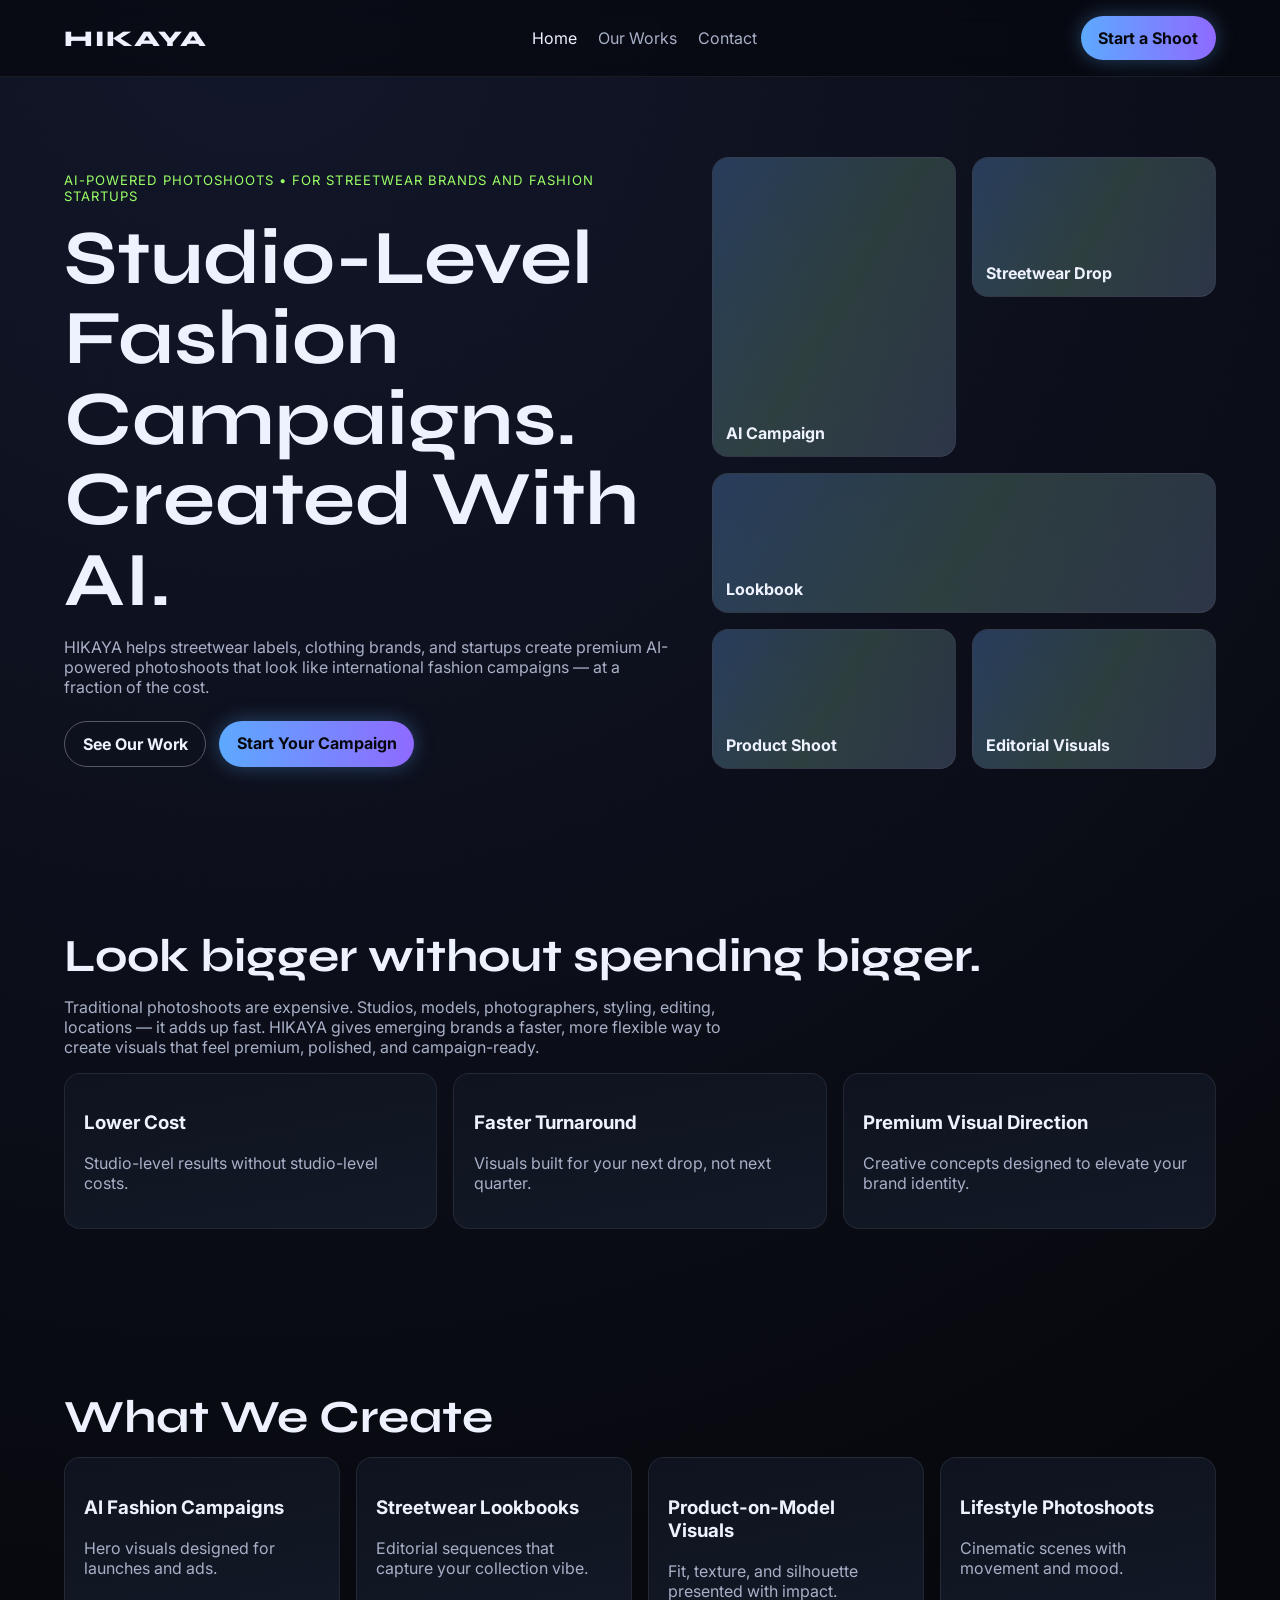
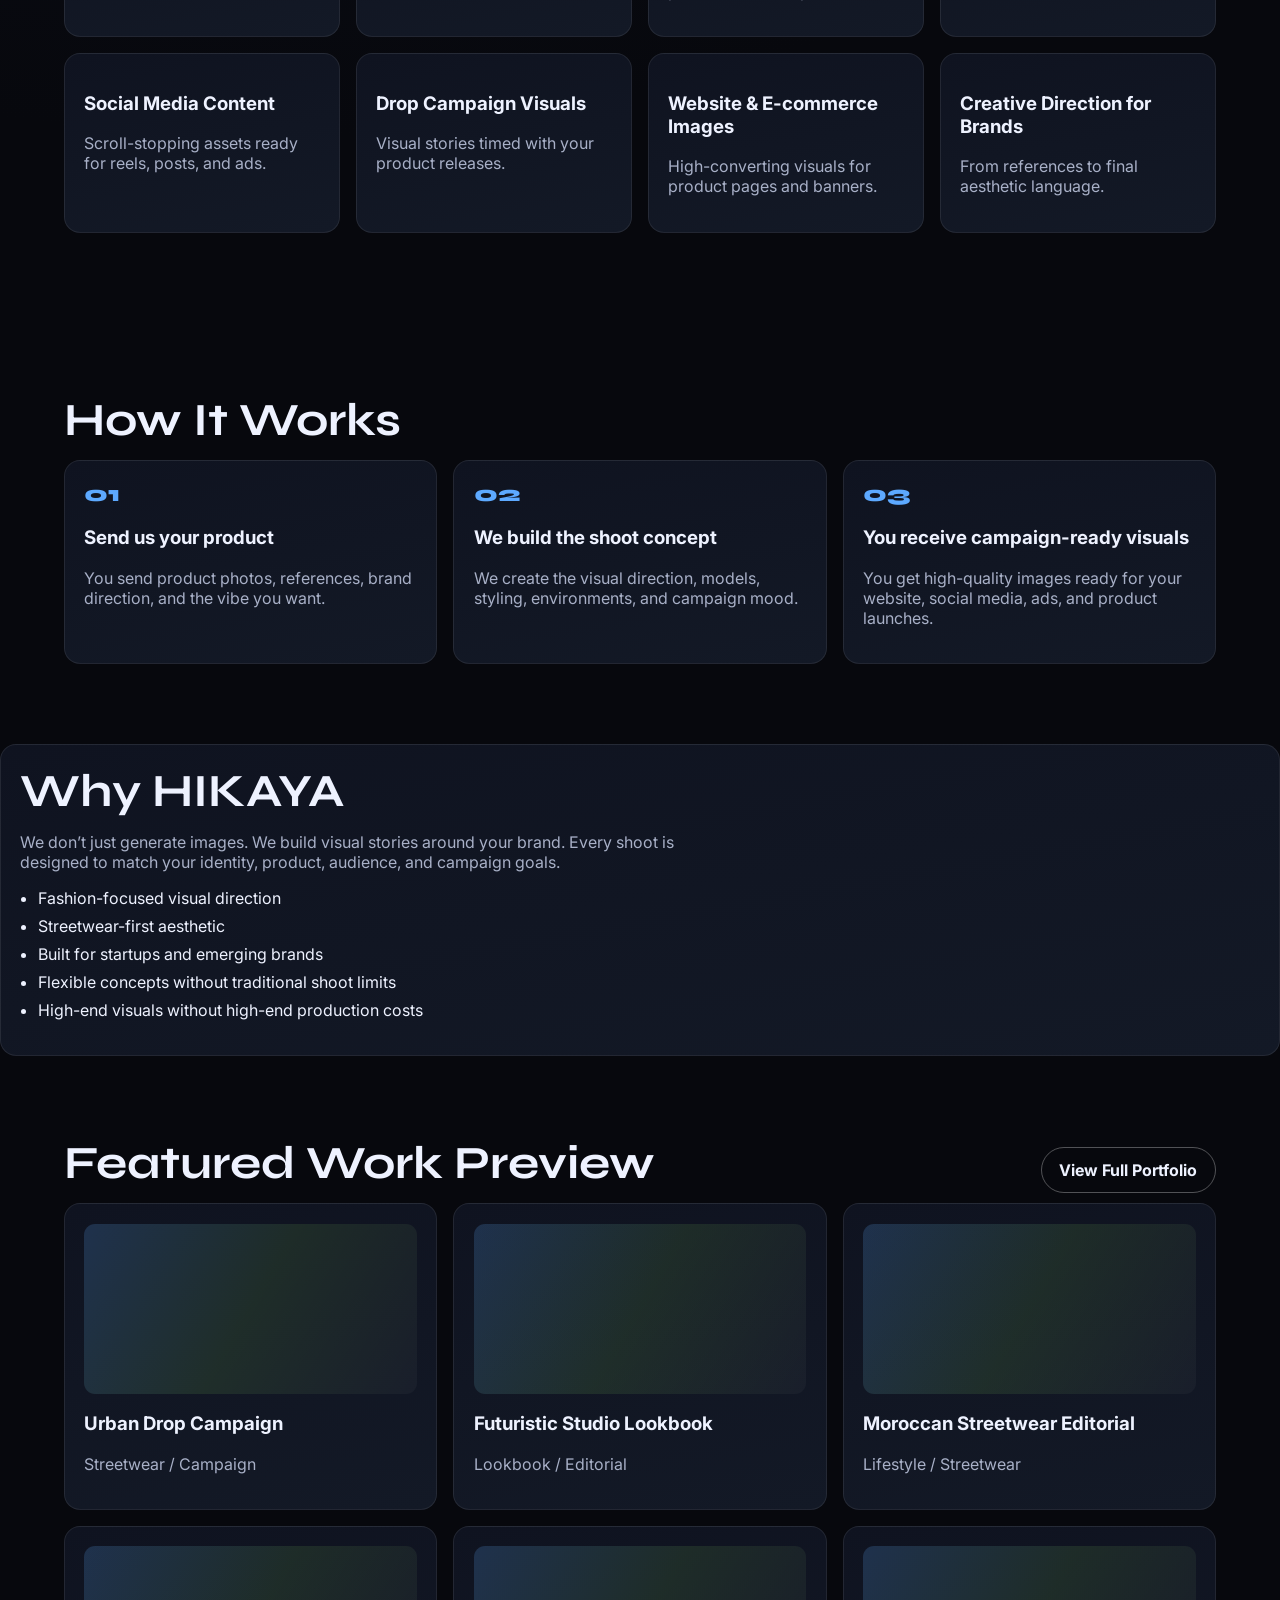
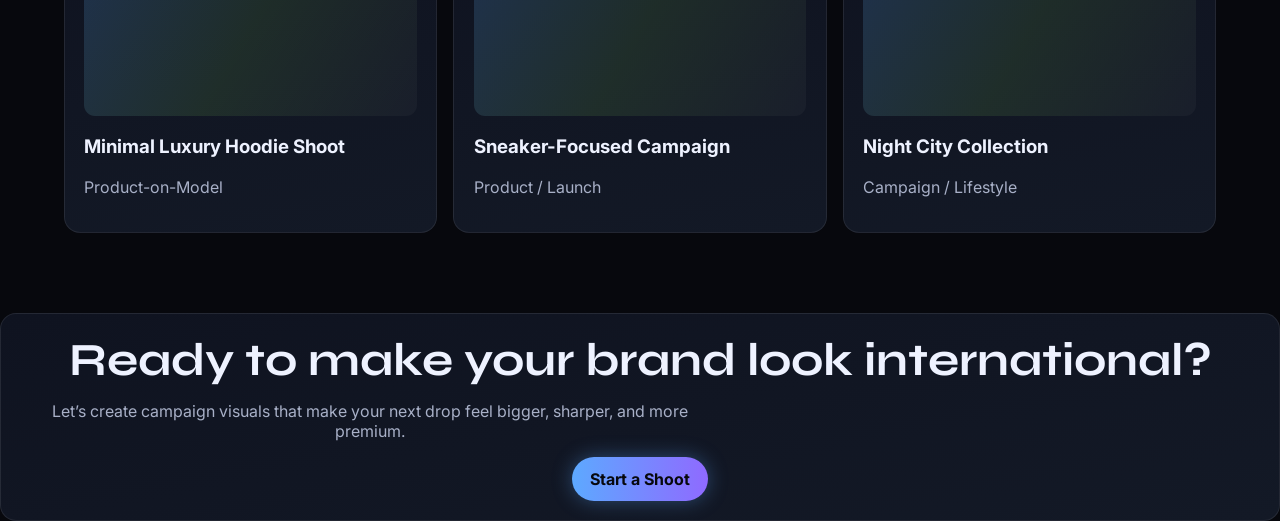
<file: index.html>
<!DOCTYPE html>
<html lang="en">
<head>
  <meta charset="UTF-8" />
  <meta name="viewport" content="width=device-width, initial-scale=1.0" />
  <title>HIKAYA — AI-powered photoshoots for fashion brands</title>
  <link rel="preconnect" href="https://fonts.googleapis.com">
  <link rel="preconnect" href="https://fonts.gstatic.com" crossorigin>
  <link href="https://fonts.googleapis.com/css2?family=Inter:wght@400;500;600;700;800;900&family=Syne:wght@600;700;800&display=swap" rel="stylesheet">
  <link rel="stylesheet" href="styles.css" />
</head>
<body>
  <div class="noise"></div>
  <header class="navbar">
    <a class="logo" href="index.html">HIKAYA</a>
    <nav>
      <a href="index.html" class="active">Home</a>
      <a href="works.html">Our Works</a>
      <a href="contact.html">Contact</a>
    </nav>
    <a class="btn btn-primary" href="contact.html">Start a Shoot</a>
  </header>

  <main>
    <section class="hero section">
      <div class="hero-copy reveal">
        <p class="eyebrow">AI-powered photoshoots • for streetwear brands and fashion startups</p>
        <h1>Studio-Level Fashion Campaigns. Created With AI.</h1>
        <p>HIKAYA helps streetwear labels, clothing brands, and startups create premium AI-powered photoshoots that look like international fashion campaigns — at a fraction of the cost.</p>
        <div class="hero-actions">
          <a class="btn btn-ghost" href="works.html">See Our Work</a>
          <a class="btn btn-primary" href="contact.html">Start Your Campaign</a>
        </div>
      </div>
      <div class="hero-grid reveal">
        <article class="shot-card tall"><span>AI Campaign</span></article>
        <article class="shot-card"><span>Streetwear Drop</span></article>
        <article class="shot-card wide"><span>Lookbook</span></article>
        <article class="shot-card"><span>Product Shoot</span></article>
        <article class="shot-card"><span>Editorial Visuals</span></article>
      </div>
    </section>

    <section class="section reveal">
      <h2>Look bigger without spending bigger.</h2>
      <p class="section-intro">Traditional photoshoots are expensive. Studios, models, photographers, styling, editing, locations — it adds up fast. HIKAYA gives emerging brands a faster, more flexible way to create visuals that feel premium, polished, and campaign-ready.</p>
      <div class="grid-3">
        <article class="info-card"><h3>Lower Cost</h3><p>Studio-level results without studio-level costs.</p></article>
        <article class="info-card"><h3>Faster Turnaround</h3><p>Visuals built for your next drop, not next quarter.</p></article>
        <article class="info-card"><h3>Premium Visual Direction</h3><p>Creative concepts designed to elevate your brand identity.</p></article>
      </div>
    </section>

    <section class="section reveal">
      <h2>What We Create</h2>
      <div class="services-grid">
        <article class="service-card"><h3>AI Fashion Campaigns</h3><p>Hero visuals designed for launches and ads.</p></article>
        <article class="service-card"><h3>Streetwear Lookbooks</h3><p>Editorial sequences that capture your collection vibe.</p></article>
        <article class="service-card"><h3>Product-on-Model Visuals</h3><p>Fit, texture, and silhouette presented with impact.</p></article>
        <article class="service-card"><h3>Lifestyle Photoshoots</h3><p>Cinematic scenes with movement and mood.</p></article>
        <article class="service-card"><h3>Social Media Content</h3><p>Scroll-stopping assets ready for reels, posts, and ads.</p></article>
        <article class="service-card"><h3>Drop Campaign Visuals</h3><p>Visual stories timed with your product releases.</p></article>
        <article class="service-card"><h3>Website & E-commerce Images</h3><p>High-converting visuals for product pages and banners.</p></article>
        <article class="service-card"><h3>Creative Direction for Brands</h3><p>From references to final aesthetic language.</p></article>
      </div>
    </section>

    <section class="section reveal">
      <h2>How It Works</h2>
      <div class="steps">
        <article><span>01</span><h3>Send us your product</h3><p>You send product photos, references, brand direction, and the vibe you want.</p></article>
        <article><span>02</span><h3>We build the shoot concept</h3><p>We create the visual direction, models, styling, environments, and campaign mood.</p></article>
        <article><span>03</span><h3>You receive campaign-ready visuals</h3><p>You get high-quality images ready for your website, social media, ads, and product launches.</p></article>
      </div>
    </section>

    <section class="section reveal why">
      <h2>Why HIKAYA</h2>
      <p>We don’t just generate images. We build visual stories around your brand. Every shoot is designed to match your identity, product, audience, and campaign goals.</p>
      <ul>
        <li>Fashion-focused visual direction</li><li>Streetwear-first aesthetic</li><li>Built for startups and emerging brands</li><li>Flexible concepts without traditional shoot limits</li><li>High-end visuals without high-end production costs</li>
      </ul>
    </section>

    <section class="section reveal">
      <div class="split-head">
        <h2>Featured Work Preview</h2>
        <a href="works.html" class="btn btn-ghost">View Full Portfolio</a>
      </div>
      <div class="featured-grid">
        <article class="project-card"><div></div><h3>Urban Drop Campaign</h3><p>Streetwear / Campaign</p></article>
        <article class="project-card"><div></div><h3>Futuristic Studio Lookbook</h3><p>Lookbook / Editorial</p></article>
        <article class="project-card"><div></div><h3>Moroccan Streetwear Editorial</h3><p>Lifestyle / Streetwear</p></article>
        <article class="project-card"><div></div><h3>Minimal Luxury Hoodie Shoot</h3><p>Product-on-Model</p></article>
        <article class="project-card"><div></div><h3>Sneaker-Focused Campaign</h3><p>Product / Launch</p></article>
        <article class="project-card"><div></div><h3>Night City Collection</h3><p>Campaign / Lifestyle</p></article>
      </div>
    </section>

    <section class="section cta reveal">
      <h2>Ready to make your brand look international?</h2>
      <p>Let’s create campaign visuals that make your next drop feel bigger, sharper, and more premium.</p>
      <a class="btn btn-primary" href="contact.html">Start a Shoot</a>
    </section>
  </main>
  <script src="script.js"></script>
</body>
</html>
</file>
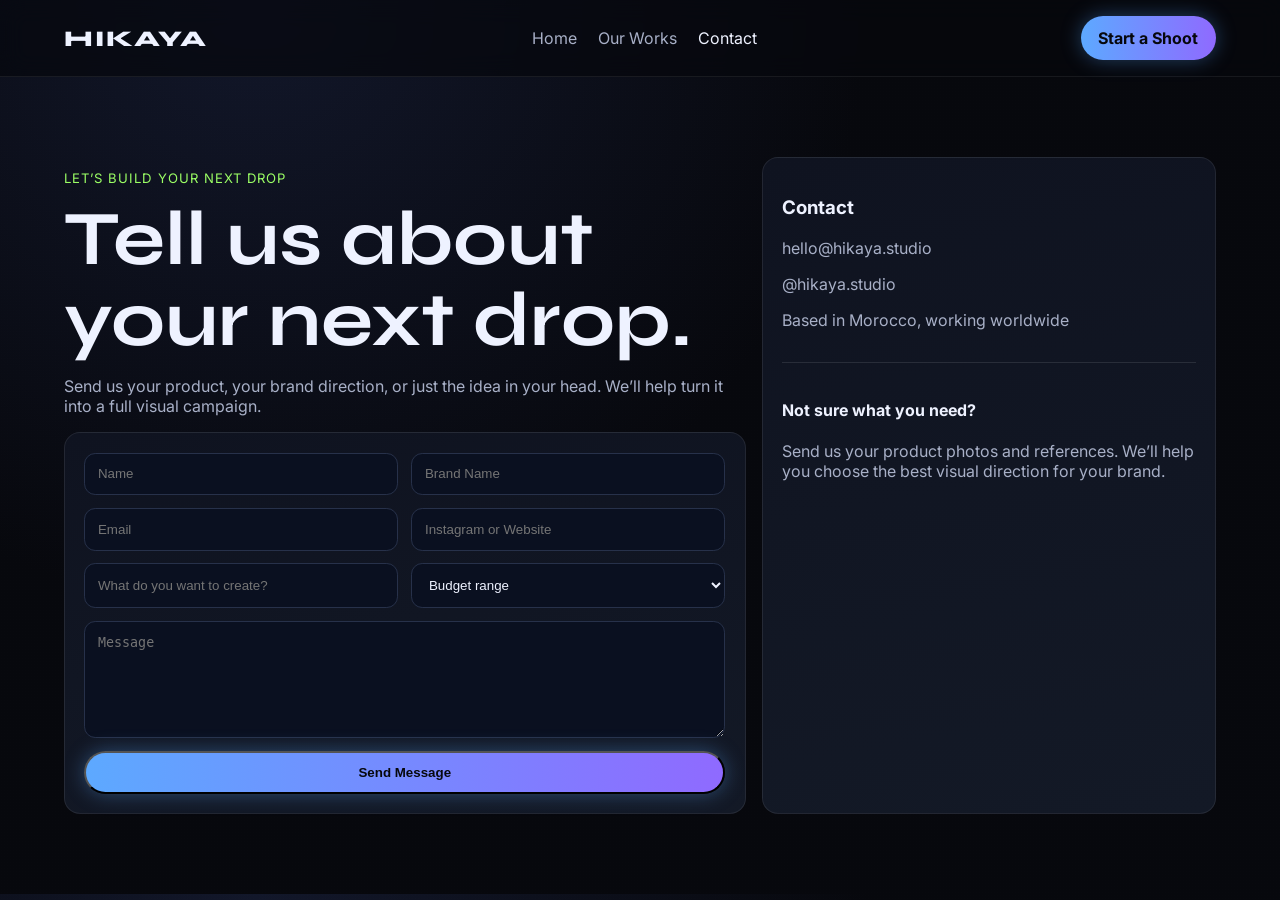
<file: contact.html>
<!DOCTYPE html><html lang="en"><head><meta charset="UTF-8"/><meta name="viewport" content="width=device-width, initial-scale=1.0"/><title>Contact — HIKAYA</title><link rel="preconnect" href="https://fonts.googleapis.com"><link rel="preconnect" href="https://fonts.gstatic.com" crossorigin><link href="https://fonts.googleapis.com/css2?family=Inter:wght@400;500;600;700;800;900&family=Syne:wght@600;700;800&display=swap" rel="stylesheet"><link rel="stylesheet" href="styles.css"/></head><body><div class="noise"></div><header class="navbar"><a class="logo" href="index.html">HIKAYA</a><nav><a href="index.html">Home</a><a href="works.html">Our Works</a><a href="contact.html" class="active">Contact</a></nav><a class="btn btn-primary" href="#form">Start a Shoot</a></header><main><section class="section contact-wrap reveal"><div><p class="eyebrow">Let’s Build Your Next Drop</p><h1>Tell us about your next drop.</h1><p class="section-intro">Send us your product, your brand direction, or just the idea in your head. We’ll help turn it into a full visual campaign.</p><form id="form" class="contact-form"><input placeholder="Name"/><input placeholder="Brand Name"/><input type="email" placeholder="Email"/><input placeholder="Instagram or Website"/><input placeholder="What do you want to create?"/><select><option>Budget range</option><option>$300–$800</option><option>$800–$2,000</option><option>$2,000+</option></select><textarea rows="6" placeholder="Message"></textarea><button class="btn btn-primary" type="button">Send Message</button></form></div><aside class="contact-panel"><h3>Contact</h3><p>hello@hikaya.studio</p><p>@hikaya.studio</p><p>Based in Morocco, working worldwide</p><div class="mini-note"><h4>Not sure what you need?</h4><p>Send us your product photos and references. We’ll help you choose the best visual direction for your brand.</p></div></aside></section></main><script src="script.js"></script></body></html>
</file>
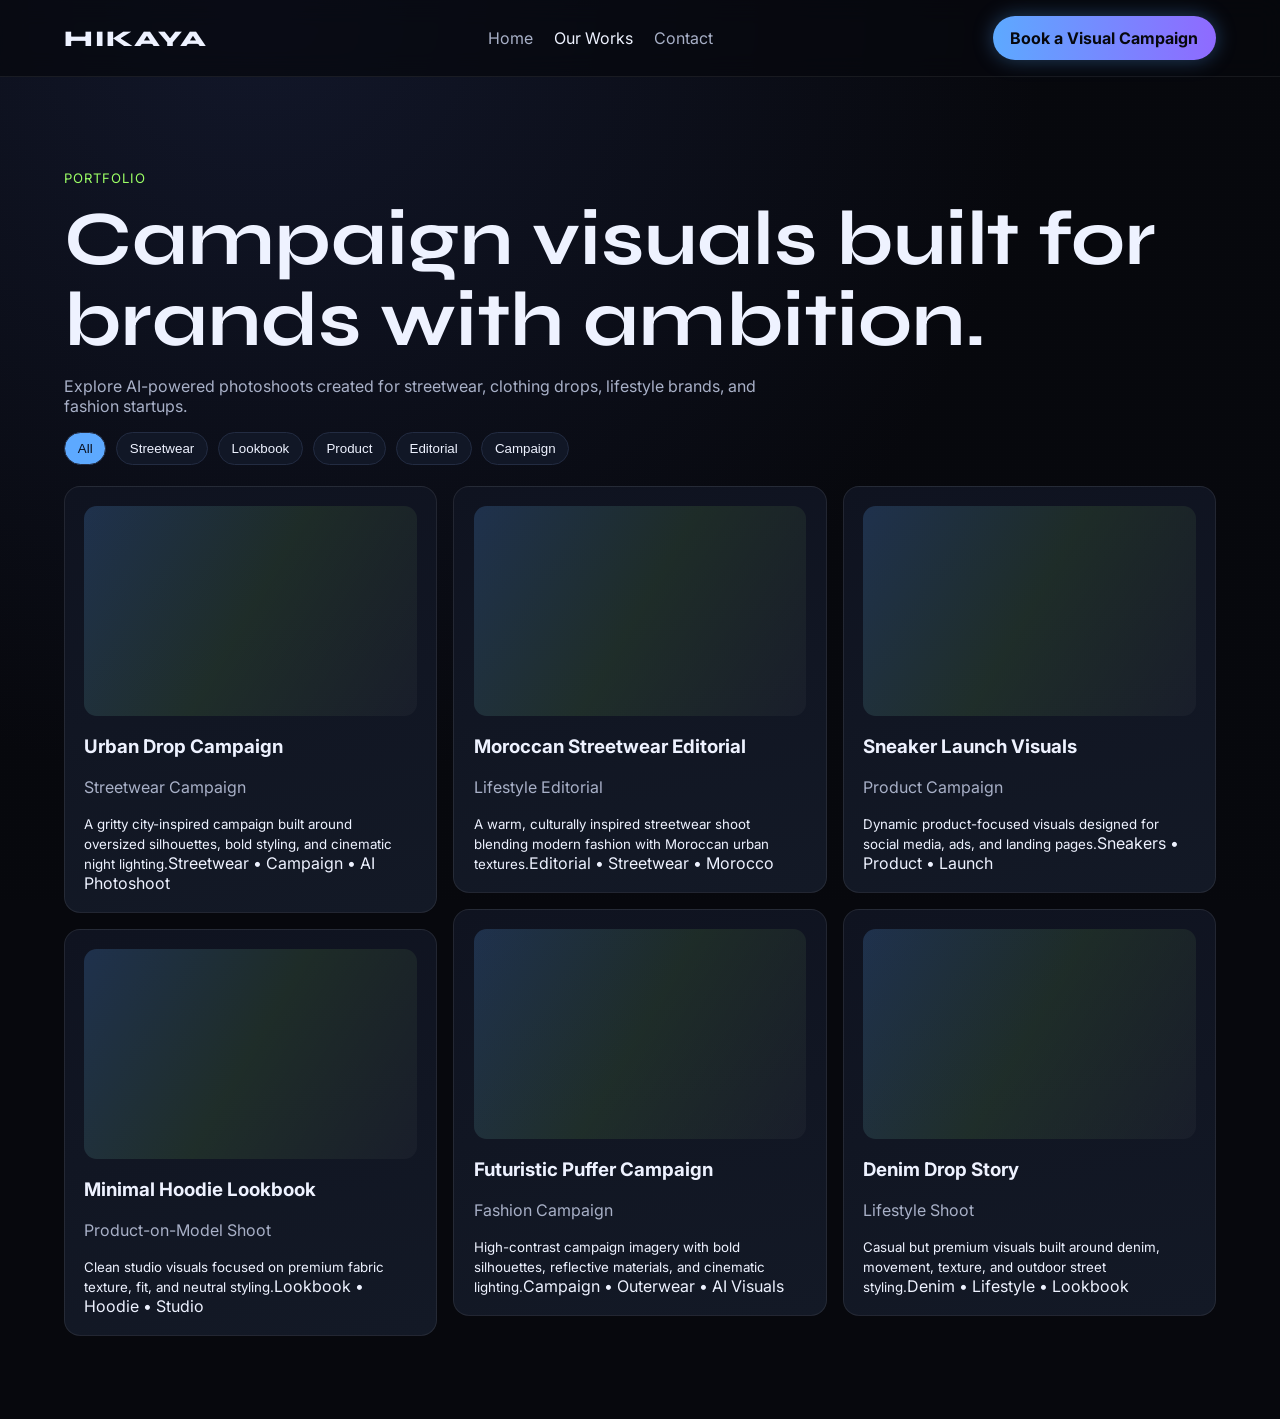
<file: works.html>
<!DOCTYPE html><html lang="en"><head><meta charset="UTF-8"/><meta name="viewport" content="width=device-width, initial-scale=1.0"/><title>Our Works — HIKAYA</title><link rel="preconnect" href="https://fonts.googleapis.com"><link rel="preconnect" href="https://fonts.gstatic.com" crossorigin><link href="https://fonts.googleapis.com/css2?family=Inter:wght@400;500;600;700;800;900&family=Syne:wght@600;700;800&display=swap" rel="stylesheet"><link rel="stylesheet" href="styles.css"/></head><body><div class="noise"></div><header class="navbar"><a class="logo" href="index.html">HIKAYA</a><nav><a href="index.html">Home</a><a href="works.html" class="active">Our Works</a><a href="contact.html">Contact</a></nav><a class="btn btn-primary" href="contact.html">Book a Visual Campaign</a></header><main><section class="section reveal"><p class="eyebrow">Portfolio</p><h1>Campaign visuals built for brands with ambition.</h1><p class="section-intro">Explore AI-powered photoshoots created for streetwear, clothing drops, lifestyle brands, and fashion startups.</p><div class="filters"><button class="active">All</button><button>Streetwear</button><button>Lookbook</button><button>Product</button><button>Editorial</button><button>Campaign</button></div><div class="masonry"><article class="portfolio tall"><div></div><h3>Urban Drop Campaign</h3><p>Streetwear Campaign</p><small>A gritty city-inspired campaign built around oversized silhouettes, bold styling, and cinematic night lighting.</small><span>Streetwear • Campaign • AI Photoshoot</span></article><article class="portfolio"><div></div><h3>Minimal Hoodie Lookbook</h3><p>Product-on-Model Shoot</p><small>Clean studio visuals focused on premium fabric texture, fit, and neutral styling.</small><span>Lookbook • Hoodie • Studio</span></article><article class="portfolio"><div></div><h3>Moroccan Streetwear Editorial</h3><p>Lifestyle Editorial</p><small>A warm, culturally inspired streetwear shoot blending modern fashion with Moroccan urban textures.</small><span>Editorial • Streetwear • Morocco</span></article><article class="portfolio tall"><div></div><h3>Futuristic Puffer Campaign</h3><p>Fashion Campaign</p><small>High-contrast campaign imagery with bold silhouettes, reflective materials, and cinematic lighting.</small><span>Campaign • Outerwear • AI Visuals</span></article><article class="portfolio"><div></div><h3>Sneaker Launch Visuals</h3><p>Product Campaign</p><small>Dynamic product-focused visuals designed for social media, ads, and landing pages.</small><span>Sneakers • Product • Launch</span></article><article class="portfolio"><div></div><h3>Denim Drop Story</h3><p>Lifestyle Shoot</p><small>Casual but premium visuals built around denim, movement, texture, and outdoor street styling.</small><span>Denim • Lifestyle • Lookbook</span></article></div></section></main><script src="script.js"></script></body></html>
</file>
<file: styles.css>
:root{--bg:#07080d;--panel:#0f1320;--panel2:#131926;--text:#eef2ff;--muted:#a8b0c7;--accent:#5da9ff;--accent2:#9bff65}
*{box-sizing:border-box}html{scroll-behavior:smooth}body{margin:0;font-family:Inter,sans-serif;background:radial-gradient(circle at 20% 0%,#12172a 0,var(--bg) 45%),var(--bg);color:var(--text)}
.noise{position:fixed;inset:0;pointer-events:none;background-image:radial-gradient(rgba(255,255,255,.04) 1px,transparent 1px);background-size:3px 3px;opacity:.2;z-index:-1}
.navbar{position:sticky;top:0;display:flex;justify-content:space-between;align-items:center;padding:1rem 5vw;background:rgba(7,8,13,.7);backdrop-filter:blur(12px);border-bottom:1px solid rgba(255,255,255,.07);z-index:9}
.logo{font:800 1.4rem Syne,sans-serif;color:var(--text);text-decoration:none;letter-spacing:.08em}nav{display:flex;gap:1.3rem}nav a{color:var(--muted);text-decoration:none}nav a.active,nav a:hover{color:var(--text)}
.btn{padding:.75rem 1.1rem;border-radius:999px;text-decoration:none;font-weight:700;transition:.3s ease;display:inline-block}.btn-primary{background:linear-gradient(90deg,var(--accent),#8f6aff);color:#07080d;box-shadow:0 0 20px rgba(93,169,255,.35)}.btn-primary:hover{transform:translateY(-2px);box-shadow:0 0 28px rgba(93,169,255,.5)}.btn-ghost{border:1px solid rgba(255,255,255,.3);color:var(--text)}.btn-ghost:hover{border-color:var(--accent);box-shadow:0 0 20px rgba(93,169,255,.2)}
.section{padding:5rem 5vw}.hero{display:grid;gap:2rem;grid-template-columns:1.1fr .9fr;align-items:center;min-height:82vh}.eyebrow{color:var(--accent2);text-transform:uppercase;letter-spacing:.08em;font-size:.82rem}h1,h2{font-family:Syne,sans-serif;line-height:1.05;margin:.2rem 0 1rem}h1{font-size:clamp(2rem,6vw,4.8rem)}h2{font-size:clamp(1.6rem,3.6vw,3rem)}p{color:var(--muted);max-width:70ch}.hero-actions{display:flex;gap:.8rem;flex-wrap:wrap;margin-top:1.5rem}
.hero-grid{display:grid;grid-template-columns:repeat(2,1fr);gap:1rem}.shot-card{min-height:140px;background:linear-gradient(140deg,#1b2234,#262f42);border:1px solid rgba(255,255,255,.09);border-radius:1rem;position:relative;overflow:hidden;animation:float 5s ease-in-out infinite}.shot-card::before,.project-card div,.portfolio div{content:"";position:absolute;inset:0;background:linear-gradient(120deg,rgba(93,169,255,.2),rgba(155,255,101,.1),rgba(255,255,255,.03));transform:scale(1);transition:.4s}.shot-card:hover::before,.project-card:hover div,.portfolio:hover div{transform:scale(1.06)}.shot-card:hover{box-shadow:0 0 30px rgba(93,169,255,.35);border-color:rgba(93,169,255,.6)}.shot-card span{position:absolute;left:.8rem;bottom:.8rem;font-weight:700}.tall{grid-row:span 2;min-height:300px}.wide{grid-column:span 2}
.grid-3,.steps{display:grid;grid-template-columns:repeat(3,1fr);gap:1rem}.info-card,.service-card,.steps article,.why,.cta,.portfolio,.project-card,.contact-form,.contact-panel{background:linear-gradient(170deg,var(--panel),var(--panel2));border:1px solid rgba(255,255,255,.08);border-radius:1rem;padding:1.2rem}
.services-grid{display:grid;grid-template-columns:repeat(4,1fr);gap:1rem}.service-card:hover,.portfolio:hover,.project-card:hover{transform:translateY(-4px);border-color:rgba(93,169,255,.45)}
.steps article span{font:800 1.4rem Syne,sans-serif;color:var(--accent)}.why ul{padding-left:1.1rem;display:grid;gap:.5rem}.split-head{display:flex;justify-content:space-between;align-items:center;gap:1rem;flex-wrap:wrap}.featured-grid{display:grid;grid-template-columns:repeat(3,1fr);gap:1rem}.project-card div{height:170px;border-radius:.7rem;position:relative}
.cta{text-align:center}.masonry{columns:3 260px;gap:1rem}.portfolio{break-inside:avoid;margin:0 0 1rem}.portfolio div{height:210px;border-radius:.8rem;position:relative;margin-bottom:.8rem}.filters{display:flex;flex-wrap:wrap;gap:.6rem;margin:1rem 0 1.3rem}.filters button{background:#111726;border:1px solid #232c42;color:var(--text);padding:.5rem .8rem;border-radius:999px}.filters .active{background:var(--accent);color:#09101f}
.contact-wrap{display:grid;grid-template-columns:1.2fr .8fr;gap:1rem}.contact-form{display:grid;grid-template-columns:1fr 1fr;gap:.8rem}.contact-form input,.contact-form select,.contact-form textarea{background:#0a1020;border:1px solid #27314a;color:var(--text);padding:.8rem;border-radius:.7rem}.contact-form textarea,.contact-form button{grid-column:1/-1}.mini-note{margin-top:2rem;padding-top:1rem;border-top:1px solid rgba(255,255,255,.1)}
.reveal{opacity:0;transform:translateY(24px);transition:.7s ease}.reveal.show{opacity:1;transform:none}
@keyframes float{50%{transform:translateY(-6px)}}
@media (max-width:980px){.hero,.contact-wrap{grid-template-columns:1fr}.services-grid{grid-template-columns:repeat(2,1fr)}.grid-3,.steps,.featured-grid{grid-template-columns:1fr 1fr}}
@media (max-width:680px){nav{display:none}.services-grid,.grid-3,.steps,.featured-grid,.contact-form{grid-template-columns:1fr}.section{padding:4rem 1rem}}
</file>
